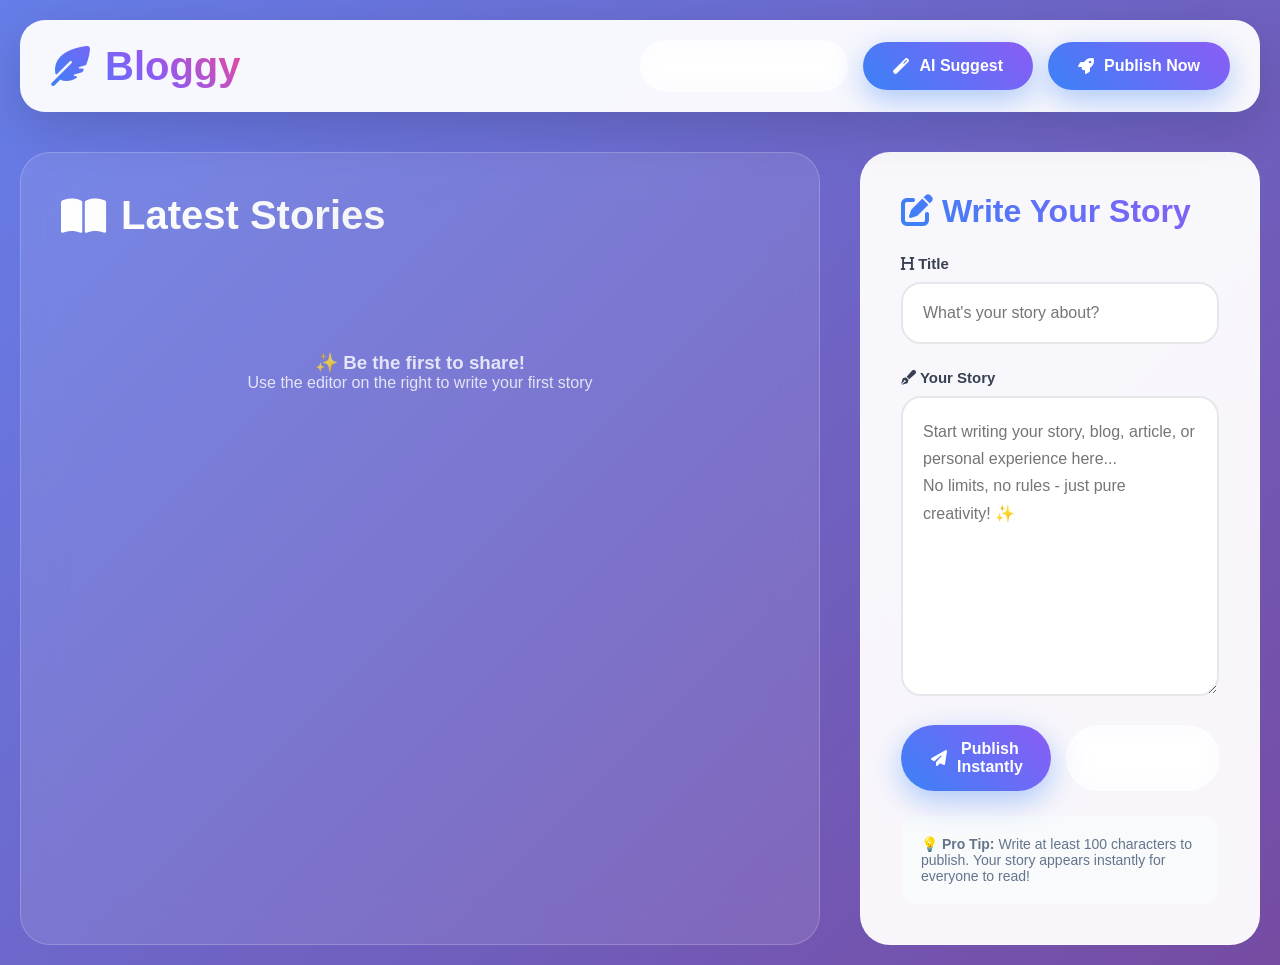
<file: index.html>
<!DOCTYPE html>
<html lang="en">
<head>
    <meta charset="UTF-8">
    <meta name="viewport" content="width=device-width, initial-scale=1.0">
    <title>Bloggy - Write Stories Instantly</title>
    <link href="https://cdnjs.cloudflare.com/ajax/libs/font-awesome/6.4.0/css/all.min.css" rel="stylesheet">
    <style>
        :root {
            --win11-blue: #0078D4;
            --win11-gray: #F3F3F3;
            --win11-dark: #202020;
            --ios-white: #FFFFFF;
            --accent-blue: #3B82F6;
            --success-green: #10B981;
            --danger-red: #EF4444;
            --warning-yellow: #F59E0B;
            --purple: #8B5CF6;
        }

        * {
            margin: 0;
            padding: 0;
            box-sizing: border-box;
        }

        body {
            font-family: 'Segoe UI', -apple-system, BlinkMacSystemFont, sans-serif;
            background: linear-gradient(135deg, #667eea 0%, #764ba2 100%);
            min-height: 100vh;
            color: #333;
            overflow-x: hidden;
        }

        .container {
            max-width: 1400px;
            margin: 0 auto;
            padding: 20px;
        }

        /* Floating Header */
        .header {
            position: sticky;
            top: 20px;
            background: rgba(255,255,255,0.95);
            backdrop-filter: blur(25px);
            border-radius: 25px;
            padding: 20px 30px;
            margin-bottom: 30px;
            box-shadow: 0 15px 50px rgba(0,0,0,0.15);
            display: flex;
            justify-content: space-between;
            align-items: center;
            z-index: 100;
        }

        .logo {
            font-size: 2.5rem;
            font-weight: 900;
            background: linear-gradient(45deg, var(--accent-blue), var(--purple), #EC4899);
            -webkit-background-clip: text;
            -webkit-text-fill-color: transparent;
            background-clip: text;
            display: flex;
            align-items: center;
            gap: 15px;
        }

        .header-buttons {
            display: flex;
            gap: 15px;
            align-items: center;
        }

        .btn {
            padding: 15px 30px;
            border: none;
            border-radius: 50px;
            font-weight: 700;
            cursor: pointer;
            transition: all 0.4s cubic-bezier(0.4, 0, 0.2, 1);
            font-size: 16px;
            display: flex;
            align-items: center;
            gap: 10px;
            text-decoration: none;
            position: relative;
            overflow: hidden;
        }

        .btn::before {
            content: '';
            position: absolute;
            top: 0;
            left: -100%;
            width: 100%;
            height: 100%;
            background: linear-gradient(90deg, transparent, rgba(255,255,255,0.4), transparent);
            transition: left 0.5s;
        }

        .btn:hover::before {
            left: 100%;
        }

        .btn-primary {
            background: linear-gradient(45deg, var(--accent-blue), var(--purple));
            color: white;
            box-shadow: 0 10px 30px rgba(59, 130, 246, 0.4);
        }

        .btn-primary:hover {
            transform: translateY(-3px) scale(1.05);
            box-shadow: 0 20px 40px rgba(59, 130, 246, 0.6);
        }

        .btn-secondary {
            background: rgba(255,255,255,0.2);
            color: white;
            backdrop-filter: blur(10px);
            border: 2px solid rgba(255,255,255,0.3);
        }

        /* Main Content */
        .main-content {
            display: grid;
            grid-template-columns: 1fr 400px;
            gap: 40px;
            margin-top: 40px;
        }

        /* Posts Section */
        .posts-section {
            background: rgba(255,255,255,0.1);
            backdrop-filter: blur(20px);
            border-radius: 30px;
            padding: 40px;
            border: 1px solid rgba(255,255,255,0.2);
        }

        .section-title {
            font-size: 2.5rem;
            font-weight: 900;
            background: linear-gradient(45deg, white, #E5E7EB);
            -webkit-background-clip: text;
            -webkit-text-fill-color: transparent;
            margin-bottom: 30px;
            display: flex;
            align-items: center;
            gap: 15px;
        }

        .posts-grid {
            display: flex;
            flex-direction: column;
            gap: 25px;
        }

        .post-card {
            background: rgba(255,255,255,0.95);
            border-radius: 25px;
            padding: 35px;
            box-shadow: 0 20px 60px rgba(0,0,0,0.1);
            transition: all 0.4s cubic-bezier(0.4, 0, 0.2, 1);
            border: 1px solid rgba(255,255,255,0.3);
            cursor: pointer;
            position: relative;
            overflow: hidden;
        }

        .post-card::before {
            content: '';
            position: absolute;
            top: 0;
            left: 0;
            right: 0;
            height: 5px;
            background: linear-gradient(90deg, var(--accent-blue), var(--purple));
        }

        .post-card:hover {
            transform: translateY(-10px) scale(1.02);
            box-shadow: 0 30px 80px rgba(0,0,0,0.2);
        }

        .post-title {
            font-size: 1.8rem;
            font-weight: 800;
            color: #1F2937;
            margin-bottom: 15px;
            line-height: 1.3;
        }

        .post-content {
            color: #4B5563;
            line-height: 1.8;
            font-size: 16px;
            margin-bottom: 25px;
        }

        .post-meta {
            display: flex;
            justify-content: space-between;
            align-items: center;
            padding-top: 20px;
            border-top: 1px solid #E5E7EB;
        }

        .author-info {
            display: flex;
            align-items: center;
            gap: 10px;
            color: #6B7280;
            font-weight: 600;
        }

        .stats {
            display: flex;
            gap: 20px;
            color: #6B7280;
        }

        /* Editor Sidebar */
        .editor-section {
            background: rgba(255,255,255,0.95);
            backdrop-filter: blur(25px);
            border-radius: 30px;
            padding: 40px;
            border: 1px solid rgba(255,255,255,0.3);
            height: fit-content;
            position: sticky;
            top: 100px;
        }

        .editor-title {
            font-size: 2rem;
            font-weight: 900;
            background: linear-gradient(45deg, var(--accent-blue), var(--purple));
            -webkit-background-clip: text;
            -webkit-text-fill-color: transparent;
            margin-bottom: 25px;
        }

        .form-group {
            margin-bottom: 25px;
        }

        .form-group label {
            display: block;
            margin-bottom: 10px;
            font-weight: 700;
            color: #374151;
            font-size: 15px;
        }

        .form-group input, .form-group textarea {
            width: 100%;
            padding: 20px;
            border: 2px solid #E5E7EB;
            border-radius: 20px;
            font-size: 16px;
            font-family: inherit;
            transition: all 0.3s ease;
            resize: vertical;
        }

        .form-group input:focus, .form-group textarea:focus {
            outline: none;
            border-color: var(--accent-blue);
            box-shadow: 0 0 0 4px rgba(59, 130, 246, 0.1);
            transform: translateY(-2px);
        }

        .editor-textarea {
            min-height: 300px;
            font-size: 16px;
            line-height: 1.7;
        }

        /* Status Messages */
        .status {
            padding: 20px;
            border-radius: 20px;
            margin: 20px 0;
            font-weight: 700;
            display: flex;
            align-items: center;
            gap: 15px;
            animation: slideIn 0.5s ease;
        }

        .status.success {
            background: linear-gradient(45deg, #D1FAE5, #A7F3D0);
            color: var(--success-green);
            border: 1px solid var(--success-green);
        }

        .status.error {
            background: linear-gradient(45deg, #FEE2E2, #FECACA);
            color: var(--danger-red);
            border: 1px solid var(--danger-red);
        }

        /* Empty State */
        .empty-state {
            text-align: center;
            padding: 60px 40px;
            color: rgba(255,255,255,0.8);
        }

        .empty-state i {
            font-size: 5rem;
            margin-bottom: 20px;
            opacity: 0.7;
        }

        /* Responsive */
        @media (max-width: 1024px) {
            .main-content {
                grid-template-columns: 1fr;
                gap: 30px;
            }
            
            .editor-section {
                position: static;
            }
        }

        @media (max-width: 768px) {
            .header {
                flex-direction: column;
                gap: 20px;
                padding: 20px;
            }
            
            .header-buttons {
                flex-wrap: wrap;
                justify-content: center;
            }
            
            .posts-section, .editor-section {
                padding: 25px;
                border-radius: 20px;
            }
        }

        /* Animations */
        @keyframes slideIn {
            from { opacity: 0; transform: translateY(20px); }
            to { opacity: 1; transform: translateY(0); }
        }

        .post-card {
            animation: slideIn 0.6s ease forwards;
        }

        .post-card:nth-child(odd) { animation-delay: 0.1s; }
        .post-card:nth-child(even) { animation-delay: 0.2s; }
    </style>
</head>
<body>
    <div class="container">
        <!-- Floating Header -->
        <header class="header">
            <div class="logo">
                <i class="fas fa-feather-alt"></i>
                Bloggy
            </div>
            <div class="header-buttons">
                <a href="#posts" class="btn btn-secondary">
                    <i class="fas fa-eye"></i> Browse Stories
                </a>
                <button class="btn btn-primary" onclick="clearEditor()">
                    <i class="fas fa-magic"></i> AI Suggest
                </button>
                <button class="btn btn-primary" onclick="publishPost()">
                    <i class="fas fa-rocket"></i> Publish Now
                </button>
            </div>
        </header>

        <div class="main-content">
            <!-- Posts Section -->
            <div class="posts-section">
                <h2 class="section-title">
                    <i class="fas fa-book-open"></i>
                    Latest Stories
                </h2>
                <div id="postsGrid" class="posts-grid">
                    <div class="empty-state" id="emptyState">
                        <i class="fas fa-sparkles"></i>
                        <h3>✨ Be the first to share!</h3>
                        <p>Use the editor on the right to write your first story</p>
                    </div>
                </div>
            </div>

            <!-- Instant Editor -->
            <div class="editor-section">
                <h2 class="editor-title">
                    <i class="fas fa-edit"></i>
                    Write Your Story
                </h2>
                
                <div id="publishStatus"></div>
                
                <div class="form-group">
                    <label><i class="fas fa-heading"></i> Title</label>
                    <input type="text" id="postTitle" placeholder="What's your story about?">
                </div>
                
                <div class="form-group">
                    <label><i class="fas fa-pen-fancy"></i> Your Story</label>
                    <textarea class="editor-textarea" id="postContent" 
                        placeholder="Start writing your story, blog, article, or personal experience here... 
No limits, no rules - just pure creativity! ✨"></textarea>
                </div>
                
                <div style="display: flex; gap: 15px; flex-wrap: wrap;">
                    <button class="btn btn-primary" style="flex: 1;" onclick="publishPost()">
                        <i class="fas fa-paper-plane"></i> Publish Instantly
                    </button>
                    <button class="btn btn-secondary" style="flex: 1;" onclick="clearEditor()">
                        <i class="fas fa-trash"></i> Clear All
                    </button>
                </div>
                
                <div style="margin-top: 25px; padding: 20px; background: #F8FAFC; border-radius: 15px; font-size: 14px; color: #64748B;">
                    <strong>💡 Pro Tip:</strong> Write at least 100 characters to publish. 
                    Your story appears instantly for everyone to read!
                </div>
            </div>
        </div>
    </div>

    <script>
        // Local Storage as Database
        const STORAGE_KEY = 'bloggy_posts';
        let posts = JSON.parse(localStorage.getItem(STORAGE_KEY)) || [];

        // Auto-save editor content
        const titleInput = document.getElementById('postTitle');
        const contentInput = document.getElementById('postContent');

        // Load saved draft
        window.addEventListener('load', () => {
            const draft = JSON.parse(localStorage.getItem('bloggy_draft') || '{}');
            titleInput.value = draft.title || '';
            contentInput.value = draft.content || '';
            renderPosts();
        });

        // Auto-save every 2 seconds
        setInterval(() => {
            localStorage.setItem('bloggy_draft', JSON.stringify({
                title: titleInput.value,
                content: contentInput.value,
                timestamp: Date.now()
            }));
        }, 2000);

        titleInput.addEventListener('input', () => {
            renderWordCount();
        });

        contentInput.addEventListener('input', () => {
            renderWordCount();
        });

        function renderWordCount() {
            const text = contentInput.value;
            const words = text.trim().split(/\s+/).length;
            const chars = text.length;
            // You can add word count display here if needed
        }

        function publishPost() {
            const title = titleInput.value.trim();
            const content = contentInput.value.trim();

            if (!title || !content) {
                showStatus('publishStatus', 'error', '📝 Please add a title and some content!');
                return;
            }

            if (content.length < 50) {
                showStatus('publishStatus', 'error', '✍️ Story needs at least 50 characters to publish!');
                return;
            }

            // Simple content moderation
            const badWords = ['spam', 'buy', 'click', 'scam']; // Add more as needed
            const hasBadContent = badWords.some(word => 
                content.toLowerCase().includes(word) || 
                title.toLowerCase().includes(word)
            );

            if (hasBadContent) {
                showStatus('publishStatus', 'error', '🚫 Please avoid spam/promotional content');
                return;
            }

            // Create new post
            const newPost = {
                id: Date.now().toString(),
                title,
                content,
                author: title.substring(0, 15) + '...', // Use title as author
                timestamp: Date.now(),
                views: 0,
                likes: 0
            };

            posts.unshift(newPost); // Add to top
            localStorage.setItem(STORAGE_KEY, JSON.stringify(posts));

            // Clear editor
            clearEditor();

            // Show success
            showStatus('publishStatus', 'success', 
                '🎉 Story published instantly! Everyone can now read it! ✨');

            // Refresh posts
            renderPosts();

            // Scroll to top post
            setTimeout(() => {
                document.querySelector('.post-card')?.scrollIntoView({ 
                    behavior: 'smooth', 
                    block: 'center' 
                });
            }, 500);
        }

        function clearEditor() {
            titleInput.value = '';
            contentInput.value = '';
            localStorage.removeItem('bloggy_draft');
            document.getElementById('publishStatus').innerHTML = '';
            titleInput.focus();
        }

        function renderPosts() {
            const container = document.getElementById('postsGrid');
            const emptyState = document.getElementById('emptyState');

            if (posts.length === 0) {
                container.innerHTML = emptyState.outerHTML;
                return;
            }

            emptyState.style.display = 'none';
            container.innerHTML = posts.map(post => createPostCard(post)).join('');

            // Add click to expand (optional)
            document.querySelectorAll('.post-card').forEach((card, index) => {
                card.style.animationDelay = `${index * 0.1}s`;
            });
        }

        function createPostCard(post) {
            const timeAgo = getTimeAgo(post.timestamp);
            return `
                <div class="post-card" onclick="expandPost('${post.id}')">
                    <h3 class="post-title">${post.title}</h3>
                    <div class="post-content">${post.content.substring(0, 300)}${post.content.length > 300 ? '...' : ''}</div>
                    <div class="post-meta">
                        <div class="author-info">
                            <i class="fas fa-user-circle" style="font-size: 24px; color: var(--accent-blue);"></i>
                            <span>${post.author}</span>
                        </div>
                        <div class="stats">
                            <span><i class="fas fa-eye"></i> ${post.views || 0}</span>
                            <span><i class="fas fa-heart"></i> ${post.likes || 0}</span>
                            <span><i class="fas fa-clock"></i> ${timeAgo}</span>
                        </div>
                    </div>
                </div>
            `;
        }

        function expandPost(postId) {
            const post = posts.find(p => p.id === postId);
            if (post) {
                // Create modal or just alert full content
                const fullContent = post.content.replace(/\n/g, '<br>');
                const modal = `
                    <div style="position:fixed;top:0;left:0;width:100%;height:100%;background:rgba(0,0,0,0.9);z-index:10000;display:flex;align-items:center;justify-content:center;padding:20px;">
                        <div style="background:white;max-width:800px;width:95%;max-height:90vh;overflow:auto;border-radius:20px;padding:40px;">
                            <div style="display:flex;justify-content:space-between;align-items:center;margin-bottom:30px;">
                                <h2 style="margin:0;font-size:2rem;color:#1F2937;">${post.title}</h2>
                                <button onclick="this.parentElement.parentElement.parentElement.remove()" style="background:none;border:none;font-size:30px;cursor:pointer;">×</button>
                            </div>
                            <div style="line-height:1.8;color:#374151;font-size:17px;">${fullContent}</div>
                        </div>
                    </div>
                `;
                document.body.insertAdjacentHTML('beforeend', modal);
            }
        }

        function showStatus(elementId, type, message) {
            const status = document.getElementById(elementId);
            status.className = `status ${type}`;
            status.innerHTML = `<i class="fas fa-${type === 'success' ? 'check-circle' : 'exclamation-triangle'}"></i> ${message}`;
        }

        function getTimeAgo(timestamp) {
            const now = Date.now();
            const diff = now - timestamp;
            const minutes = Math.floor(diff / 60000);
            const hours = Math.floor(diff / 3600000);
            const days = Math.floor(diff / 86400000);

            if (minutes < 1) return 'Just now';
            if (minutes < 60) return `${minutes}m ago`;
            if (hours < 24) return `${hours}h ago`;
            if (days < 7) return `${days}d ago`;
            return new Date(timestamp).toLocaleDateString();
        }

        // AI Suggestion Feature
        function suggestStory() {
            const prompts = [
                "A magical adventure in a hidden forest...",
                "My most embarrassing moment that taught me a lesson...",
                "What I learned from my biggest failure...",
                "The day everything changed for me...",
                "If I could time travel, I would...",
                "The best day of my life was..."
            ];
            
            const randomPrompt = prompts[Math.floor(Math.random() * prompts.length)];
            contentInput.value = randomPrompt;
            contentInput.focus();
            showStatus('publishStatus', 'success', '✨ AI inspiration loaded! Keep writing...');
        }

        // Keyboard shortcuts
        document.addEventListener('keydown', (e) => {
            if (e.ctrlKey || e.metaKey) {
                switch(e.key) {
                    case 'Enter':
                        e.preventDefault();
                        publishPost();
                        break;
                    case 's':
                        e.preventDefault();
                        clearEditor();
                        break;
                }
            }
        });

        // Welcome animation
        setTimeout(() => {
            titleInput.placeholder = 'Type your story title here... Hit Ctrl+Enter to publish instantly!';
        }, 2000);
    </script>
</body>
</html>
</file>
